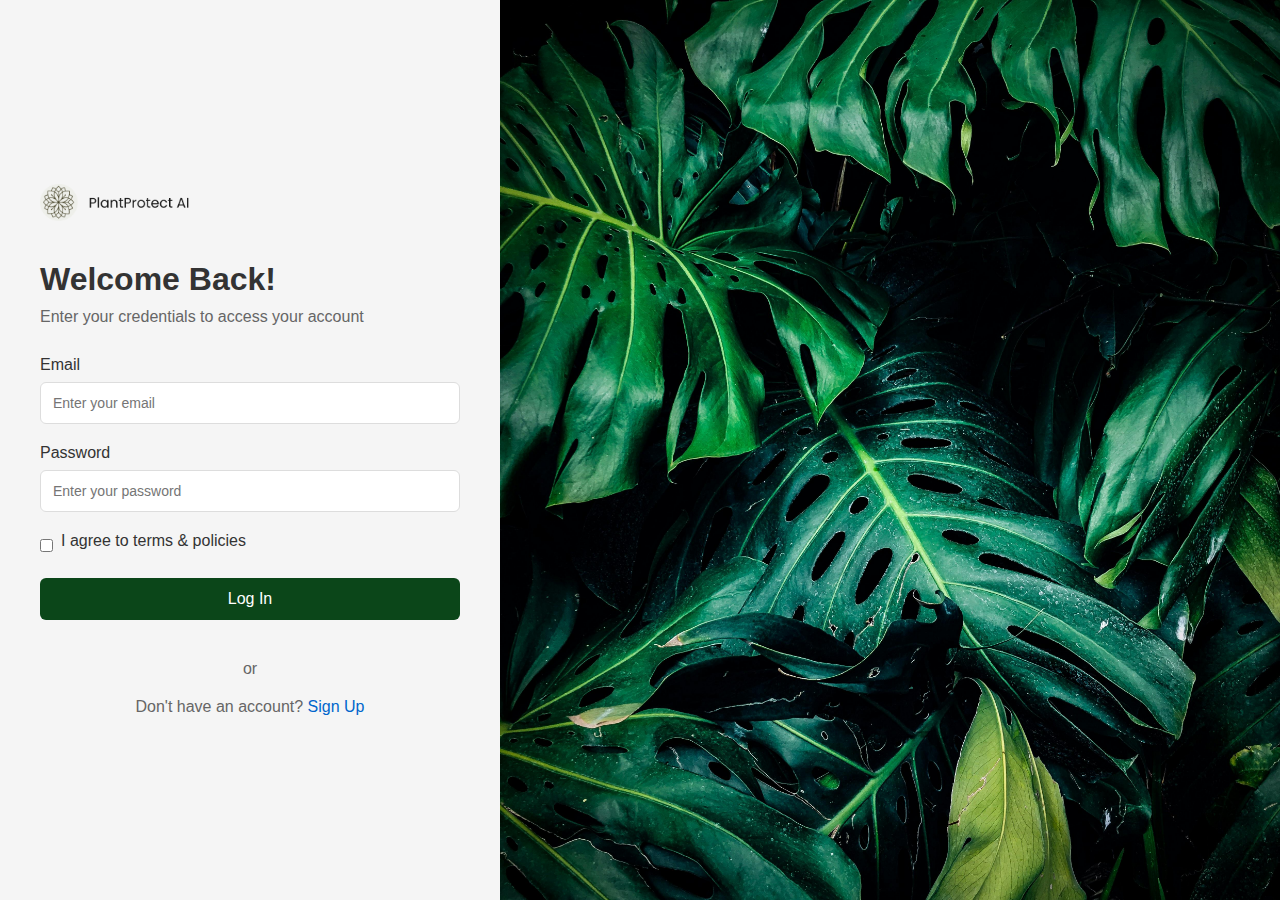
<file: templates/ll.html>
<!DOCTYPE html>
<html lang="en">
<head>
    <meta charset="UTF-8">
    <meta name="viewport" content="width=device-width, initial-scale=1.0">
    <title>PlantProtect AI - Login</title>
    <link rel="stylesheet" href="../static/styles/log-sign.css">
</head>
<body>
    <div class="login-container">
        <div class="login-form">
            <img src="../static/assets/Frame 36 (1).png" alt="PlantProtect AI Logo" class="logo">
            <h1>Welcome Back!</h1>
            <p>Enter your credentials to access your account</p>
            
            <div class="form-group">
                <label for="email">Email</label>
                <input type="email" id="email" placeholder="Enter your email">
            </div>
            
            <div class="form-group">
                <label for="password">Password</label>
                <input type="password" id="password" placeholder="Enter your password">
            </div>
            
            <div class="checkbox-container">
                <input type="checkbox" id="terms">
                <label for="terms">I agree to terms & policies</label>
            </div>
            
            <button class="login-button">Log In</button>
            
            <div class="divider">or</div>
            
            <div class="signup-link">
                Don't have an account? <a href="signup">Sign Up</a>
            </div>
        </div>
        <div class="image-section"></div>
    </div>
</body>
</html>
</file>
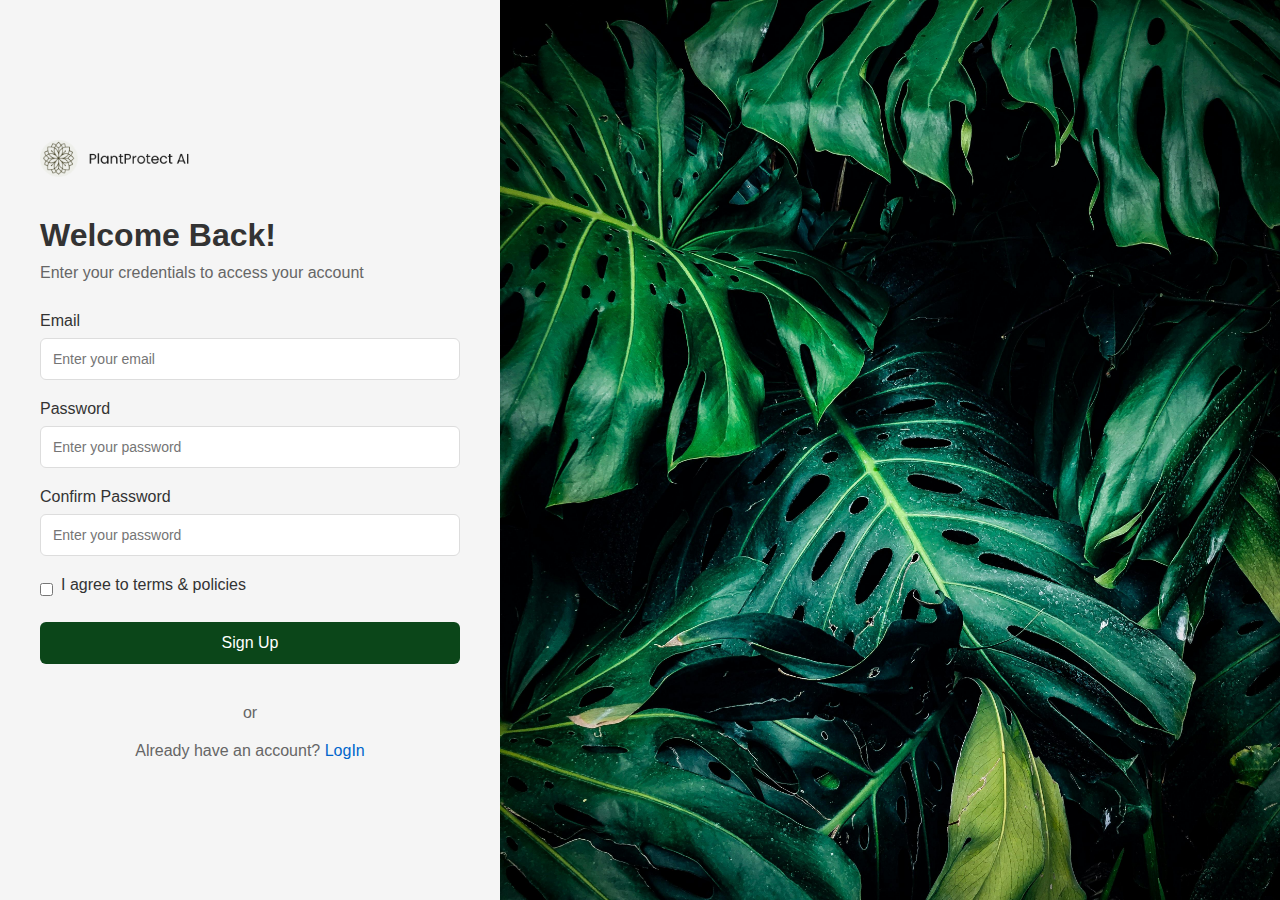
<file: templates/sign.html>
<!DOCTYPE html>
<html lang="en">
<head>
    <meta charset="UTF-8">
    <meta name="viewport" content="width=device-width, initial-scale=1.0">
    <title>PlantProtect AI - Login</title>
    <link rel="stylesheet" href="../static/styles/log-sign.css">
</head>
<body>
    <div class="login-container">
        <div class="login-form">
            <img src="../static/assets/Frame 36 (1).png" alt="PlantProtect AI Logo" class="logo">
            <h1>Welcome Back!</h1>
            <p>Enter your credentials to access your account</p>
            
            <div class="form-group">
                <label for="email">Email</label>
                <input type="email" id="email" placeholder="Enter your email">
            </div>
            
            <div class="form-group">
                <label for="password">Password</label>
                <input type="password" id="password" placeholder="Enter your password">
            </div>

            <div class="form-group">
                <label for="confirm password">Confirm Password</label>
                <input type="password" id="conf-password" placeholder="Enter your password">
            </div>
            
            <div class="checkbox-container">
                <input type="checkbox" id="terms">
                <label for="terms">I agree to terms & policies</label>
            </div>
            
            <button class="login-button">Sign Up</button>
            
            <div class="divider">or</div>
            
            <div class="signup-link">
                Already have an account? <a href="login">LogIn</a>
            </div>
        </div>
        <div class="image-section"></div>
    </div>
</body>
</html>
</file>
<file: static/styles/log-sign.css>
* {
            margin: 0;
            padding: 0;
            box-sizing: border-box;
            font-family: -apple-system, BlinkMacSystemFont, 'Segoe UI', Roboto, Oxygen, Ubuntu, Cantarell, sans-serif;
        }

        body {
            display: flex;
            min-height: 100vh;
            background-color: #f5f5f5;
        }

        .login-container {
            display: flex;
            width: 100%;
        }

        .login-form {
            flex: 1;
            padding: 40px;
            display: flex;
            flex-direction: column;
            justify-content: center;
            max-width: 500px;
            margin: 0 auto;
        }

        .logo {
            width: 150px;
            margin-bottom: 40px;
        }

        .image-section {
            flex: 1;
            background-image: url('../assets/plantt.jpg');
            background-size: cover;
            background-position: center;
        }

        h1 {
            font-size: 32px;
            margin-bottom: 10px;
            color: #333;
        }

        p {
            color: #666;
            margin-bottom: 30px;
        }

        .form-group {
            margin-bottom: 20px;
        }

        label {
            display: block;
            margin-bottom: 8px;
            color: #333;
            font-weight: 500;
        }

        input[type="email"],
        input[type="password"] {
            width: 100%;
            padding: 12px;
            border: 1px solid #ddd;
            border-radius: 6px;
            font-size: 14px;
        }

        .checkbox-container {
            display: flex;
            align-items: center;
            margin-bottom: 20px;
        }

        .checkbox-container input[type="checkbox"] {
            margin-right: 8px;
        }

        .login-button {
            background-color: #0B4619;
            color: white;
            padding: 12px;
            border: none;
            border-radius: 6px;
            width: 100%;
            font-size: 16px;
            cursor: pointer;
            margin-bottom: 20px;
        }

        .login-button:hover {
            background-color: #083613;
        }

        .divider {
            text-align: center;
            margin: 20px 0;
            color: #666;
        }

        .social-buttons {
            display: flex;
            gap: 10px;
            margin-bottom: 20px;
        }

        .social-button {
            flex: 1;
            padding: 12px;
            border: 1px solid #ddd;
            border-radius: 6px;
            display: flex;
            align-items: center;
            justify-content: center;
            gap: 8px;
            background-color: white;
            cursor: pointer;
        }

        .social-button img {
            width: 18px;
            height: 18px;
        }

        .signup-link {
            text-align: center;
            color: #666;
        }

        .signup-link a {
            color: #0066cc;
            text-decoration: none;
        }

        @media (max-width: 768px) {
            .image-section {
                display: none;
            }
        }
</file>
